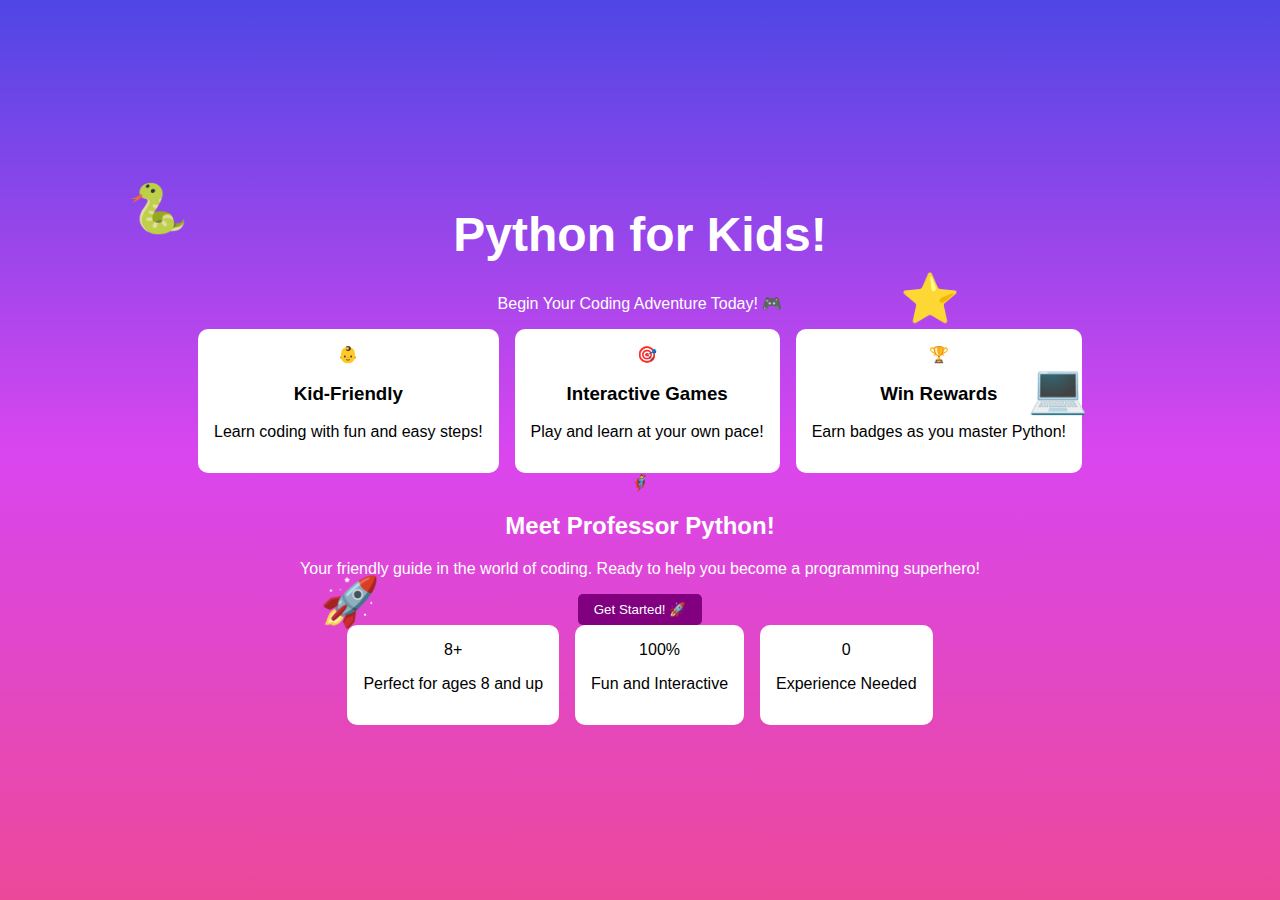
<file: index.html>
<!DOCTYPE html>
<html lang="en">
<head>
    <meta charset="UTF-8">
    <meta name="viewport" content="width=device-width, initial-scale=1.0">
    <title>Python for Kids</title>
    
    <style>
        body {
            margin: 0;
            font-family: Arial, sans-serif;
            text-align: center;
            background: linear-gradient(to bottom, #4f46e5, #d946ef, #ec4899);
            color: white;
        }
        .container {
            min-height: 100vh;
            display: flex;
            flex-direction: column;
            align-items: center;
            justify-content: center;
        }
        .floating-elements span {
            position: absolute;
            font-size: 3rem;
            animation: float 3s infinite ease-in-out;
        }
        .element-1 { top: 20%; left: 10%; }
        .element-2 { top: 40%; right: 15%; }
        .element-3 { bottom: 30%; left: 25%; }
        .element-4 { top: 30%; right: 25%; }
        @keyframes float {
            0%, 100% { transform: translateY(0); }
            50% { transform: translateY(-20px); }
        }
        .title {
            font-size: 3rem;
            font-weight: bold;
            animation: bounce 2s infinite;
        }
        @keyframes bounce {
            0%, 100% { transform: translateY(0); }
            50% { transform: translateY(-10px); }
        }
        .features, .stats {
            display: flex;
            gap: 1rem;
            justify-content: center;
        }
        .card, .stat {
            background: white;
            padding: 1rem;
            border-radius: 10px;
            color: black;
            transition: transform 0.3s;
        }
        .card:hover, .stat:hover {
            transform: scale(1.05);
        }
        .btn {
            background: purple;
            color: white;
            padding: 0.5rem 1rem;
            border: none;
            border-radius: 5px;
            cursor: pointer;
            transition: transform 0.3s;
        }
        .btn:hover {
            transform: scale(1.1);
        }
    </style>
</head>
<body>
    <div class="container">
        <div class="floating-elements">
            <span class="float element-1">🐍</span>
            <span class="float element-2">💻</span>
            <span class="float element-3">🚀</span>
            <span class="float element-4">⭐</span>
        </div>

        <div class="content">
            <h1 class="title">Python for Kids!</h1>
            <p class="subtitle">Begin Your Coding Adventure Today! 🎮</p>

            <div class="features">
                <div class="card">
                    <div class="icon">👶</div>
                    <h3>Kid-Friendly</h3>
                    <p>Learn coding with fun and easy steps!</p>
                </div>
                <div class="card">
                    <div class="icon">🎯</div>
                    <h3>Interactive Games</h3>
                    <p>Play and learn at your own pace!</p>
                </div>
                <div class="card">
                    <div class="icon">🏆</div>
                    <h3>Win Rewards</h3>
                    <p>Earn badges as you master Python!</p>
                </div>
            </div>

            <div class="character-section">
                <div class="character-card">
                    <div class="icon">🦸‍♂️</div>
                    <h2>Meet Professor Python!</h2>
                    <p>Your friendly guide in the world of coding. Ready to help you become a programming superhero!</p>
                    <button class="btn" onclick="window.location.href='lesson.html' ">Get Started! 🚀</button>
                </div>
            </div>

            <div class="stats">
                <div class="stat">
                    <div class="number">8+</div>
                    <p>Perfect for ages 8 and up</p>
                </div>
                <div class="stat">
                    <div class="number">100%</div>
                    <p>Fun and Interactive</p>
                </div>
                <div class="stat">
                    <div class="number">0</div>
                    <p>Experience Needed</p>
                </div>
            </div>
        </div>
    </div>
    
</body>
</html>
</file>
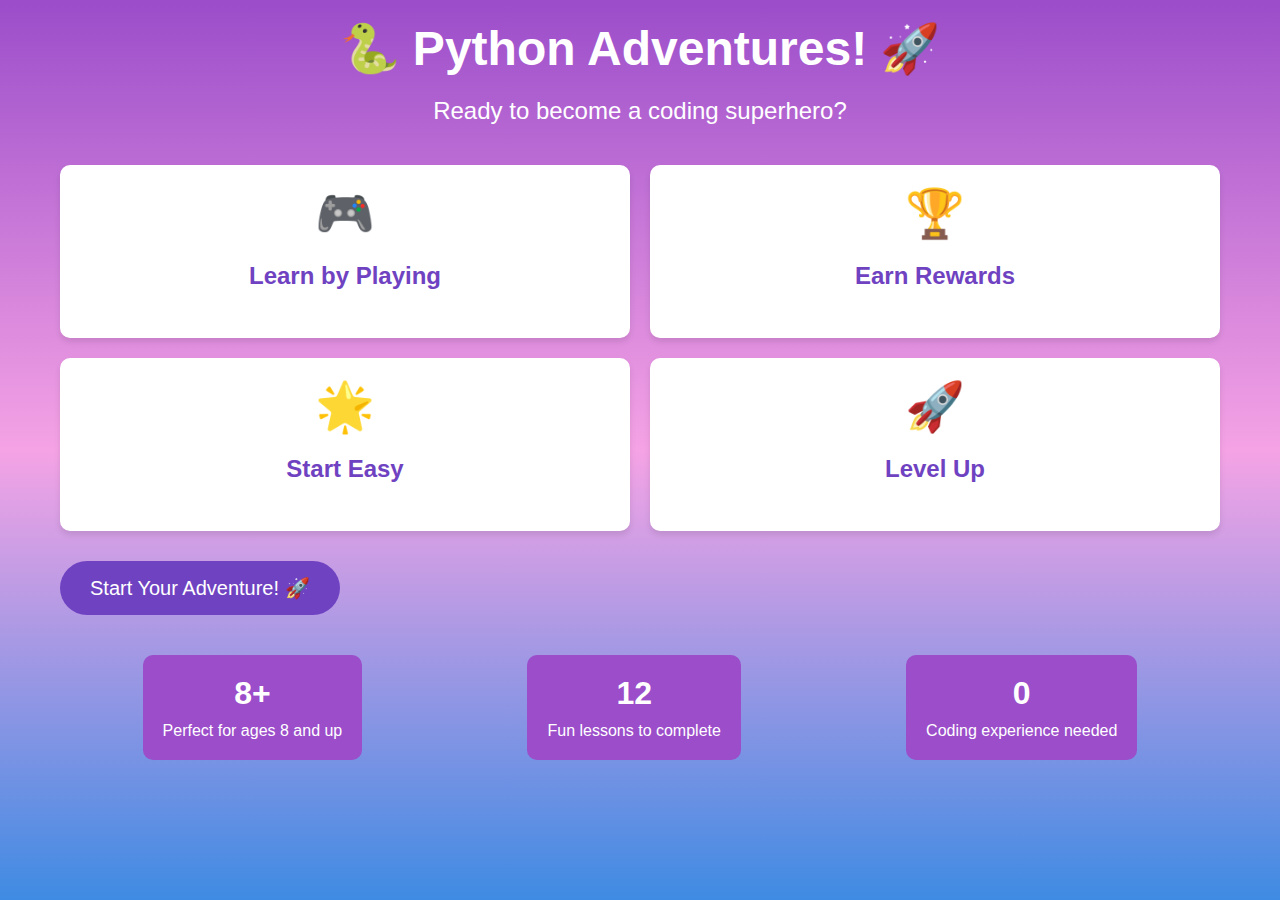
<file: lesson.html>
<!DOCTYPE html>
<html lang="en">
<head>
    <meta charset="UTF-8">
    <meta name="viewport" content="width=device-width, initial-scale=1.0">
    <title>Python Adventures</title>
    <link rel="stylesheet" href="styles.css">
</head>
<body>

    <div class="container">
        <!-- Welcome Page -->
        <div class="welcome-page">
            <div class="header">
                <h1 class="title">🐍 Python Adventures! 🚀</h1>
                <p class="subtitle">Ready to become a coding superhero?</p>
            </div>

            <div class="cards-container">
                <div class="card">
                    <div class="card-content">
                        <div class="emoji">🎮</div>
                        <h3>Learn by Playing</h3>
                        <p>Complete fun coding missions and unlock new powers!</p>
                    </div>
                </div>
                <div class="card">
                    <div class="card-content">
                        <div class="emoji">🏆</div>
                        <h3>Earn Rewards</h3>
                        <p>Solve puzzles and become a Python master!</p>
                    </div>
                </div>
                <div class="card">
                    <div class="card-content">
                        <div class="emoji">🌟</div>
                        <h3>Start Easy</h3>
                        <p>Begin with simple steps and grow your skills!</p>
                    </div>
                </div>
                <div class="card">
                    <div class="card-content">
                        <div class="emoji">🚀</div>
                        <h3>Level Up</h3>
                        <p>Challenge yourself with advanced missions!</p>
                    </div>
                </div>
            </div>

            <button id="start-btn" class="start-btn">Start Your Adventure! 🚀</button>

            <div class="stats">
                <div class="stat-card">
                    <div class="stat-value">8+</div>
                    <div>Perfect for ages 8 and up</div>
                </div>
                <div class="stat-card">
                    <div class="stat-value">12</div>
                    <div>Fun lessons to complete</div>
                </div>
                <div class="stat-card">
                    <div class="stat-value">0</div>
                    <div>Coding experience needed</div>
                </div>
            </div>
        </div>

        <!-- Lesson Page -->
        <div class="lesson-page" id="lesson-page" style="display: none;">
            <h2 class="lesson-title">Choose Your Mission! 🎯</h2>
            <p class="lesson-description">Select a coding mission below to start your Python adventure!</p>

            <div class="lesson-cards-container">
                <!-- Lesson cards will be dynamically added here -->
            </div>
        </div>

        <!-- Python Tutor Page -->
        <div class="lesson-view" id="lesson-view" style="display: none;">
            <button class="button btn-secondary" onclick="goBack()">Back</button>
            <h2 id="lesson-title"></h2>
            <p id="lesson-task"></p>
            <textarea id="code-area" placeholder="Write your Python code here..."></textarea>
            <button class="button btn-primary" onclick="checkCode()">Run Code</button>
            <button class="button" onclick="showHint()">Need a Hint?</button>
            <p id="hint" style="display: none;"></p>
            <div class="output" id="output"></div>
        </div>
    </div>

    <script src="script.js"></script>
</body>
</html>
</file>
<file: styles.css>
* {
    margin: 0;
    padding: 0;
    box-sizing: border-box;
  }
  
  body {
    font-family: Arial, sans-serif;
    background: linear-gradient(to bottom, #9b4dca, #f5a3e5, #3f8be3);
    min-height: 100vh;
    color: white;
  }
  
  .container {
    max-width: 1200px;
    margin: 0 auto;
    padding: 20px;
  }
  
  .welcome-page .header {
    text-align: center;
    margin-bottom: 40px;
  }
  
  .title {
    font-size: 3rem;
    font-weight: bold;
    margin-bottom: 20px;
  }
  
  .subtitle {
    font-size: 1.5rem;
  }
  
  .cards-container {
    display: grid;
    grid-template-columns: repeat(2, 1fr);
    gap: 20px;
  }
  
  .card {
    background: #ffffff;
    border-radius: 10px;
    box-shadow: 0 4px 6px rgba(0, 0, 0, 0.1);
    transition: transform 0.2s;
  }
  
  .card:hover {
    transform: scale(1.05);
  }
  
  .card-content {
    text-align: center;
    padding: 20px;
  }
  
  .emoji {
    font-size: 3rem;
    margin-bottom: 20px;
  }
  
  h3 {
    font-size: 1.5rem;
    font-weight: bold;
    color: #6f42c1;
    margin-bottom: 10px;
  }
  
  button.start-btn {
    background-color: #6f42c1;
    border: none;
    color: white;
    font-size: 1.25rem;
    padding: 15px 30px;
    border-radius: 50px;
    cursor: pointer;
    transition: transform 0.2s;
    margin-top: 30px;
  }
  
  button.start-btn:hover {
    background-color: #5a2a9b;
    transform: scale(1.1);
  }
  
  .stats {
    display: flex;
    justify-content: space-around;
    margin-top: 40px;
  }
  
  .stat-card {
    background-color: #9b4dca;
    border-radius: 10px;
    padding: 20px;
    text-align: center;
  }
  
  .stat-value {
    font-size: 2rem;
    font-weight: bold;
    margin-bottom: 10px;
  }
  
  .lesson-page {
    display: grid;
    justify-items: center;
    text-align: center;
  }
  
  .lesson-title {
    font-size: 2rem;
    font-weight: bold;
    margin-bottom: 10px;
  }
  
  .lesson-description {
    font-size: 1.25rem;
    margin-bottom: 20px;
  }
  
  .lesson-cards-container {
    display: grid;
    grid-template-columns: repeat(2, 1fr);
    gap: 20px;
  }
  
  .lesson-card {
    background-color: #ffffff;
    border-radius: 10px;
    box-shadow: 0 4px 6px rgba(0, 0, 0, 0.1);
    padding: 20px;
    cursor: pointer;
    transition: transform 0.2s;
  }
  
  .lesson-card:hover {
    transform: scale(1.05);
  }
  
  .lesson-card h3 {
    color: #6f42c1;
  }
  
  .lesson-card span {
    font-size: 0.875rem;
    border-radius: 50px;
    padding: 5px 10px;
  }
  
  .lesson-card .beginner {
    background-color: #a5f3c8;
    color: #2d6a4f;
  }
  
  .lesson-card .intermediate {
    background-color: #fbbf24;
    color: #92400e;
  }
  
  .lesson-card .advanced {
    background-color: #f87171;
    color: #7f1d1d;
  }
  
  textarea {
    width: 100%;
    height: 100px;
    font-family: monospace;
  }
  
  .output {
    background: #e8eaf6;
    padding: 10px;
    border-radius: 5px;
    margin-top: 20px;
  }
  
  .button {
    padding: 10px 15px;
    margin: 5px;
    cursor: pointer;
    border: none;
    border-radius: 5px;
  }
  
  .btn-primary {
    background: #4caf50;
    color: white;
  }
  
  .btn-secondary {
    background: #6200ea;
    color: white;
  }
</file>
